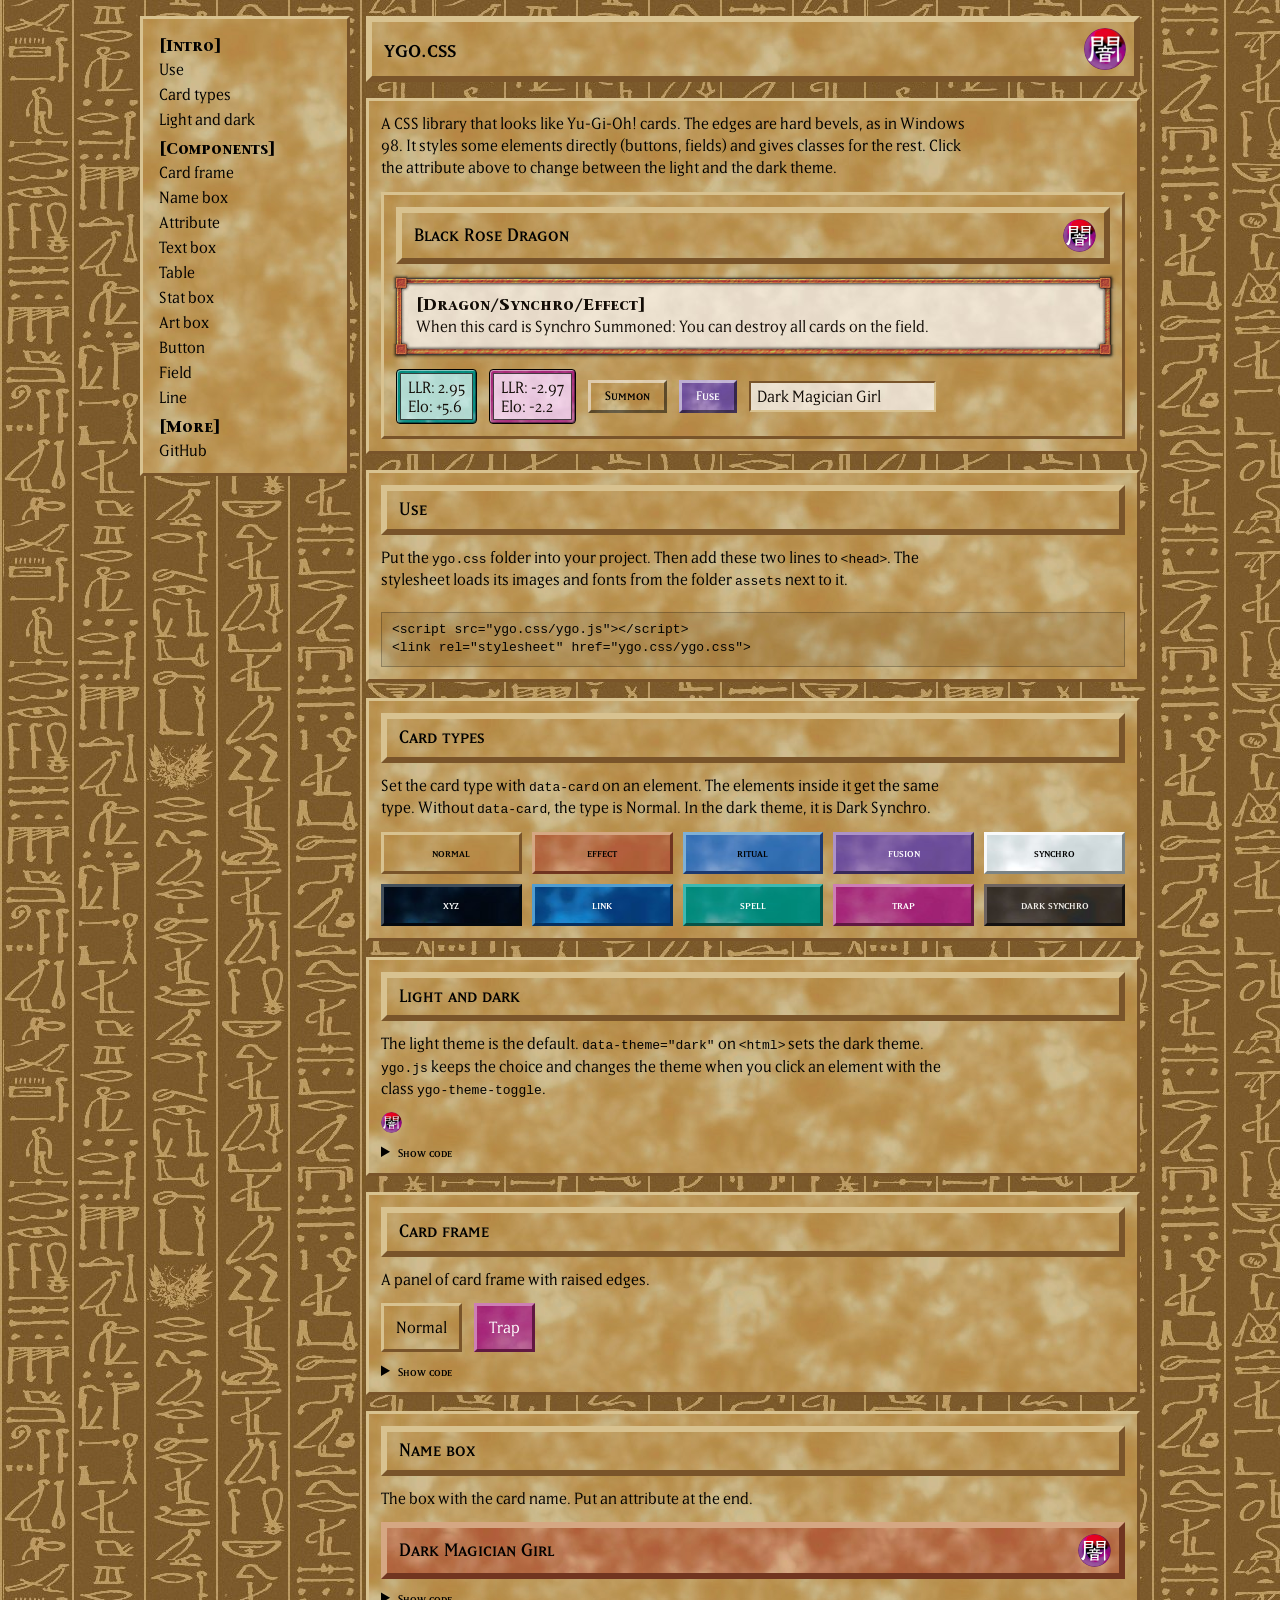
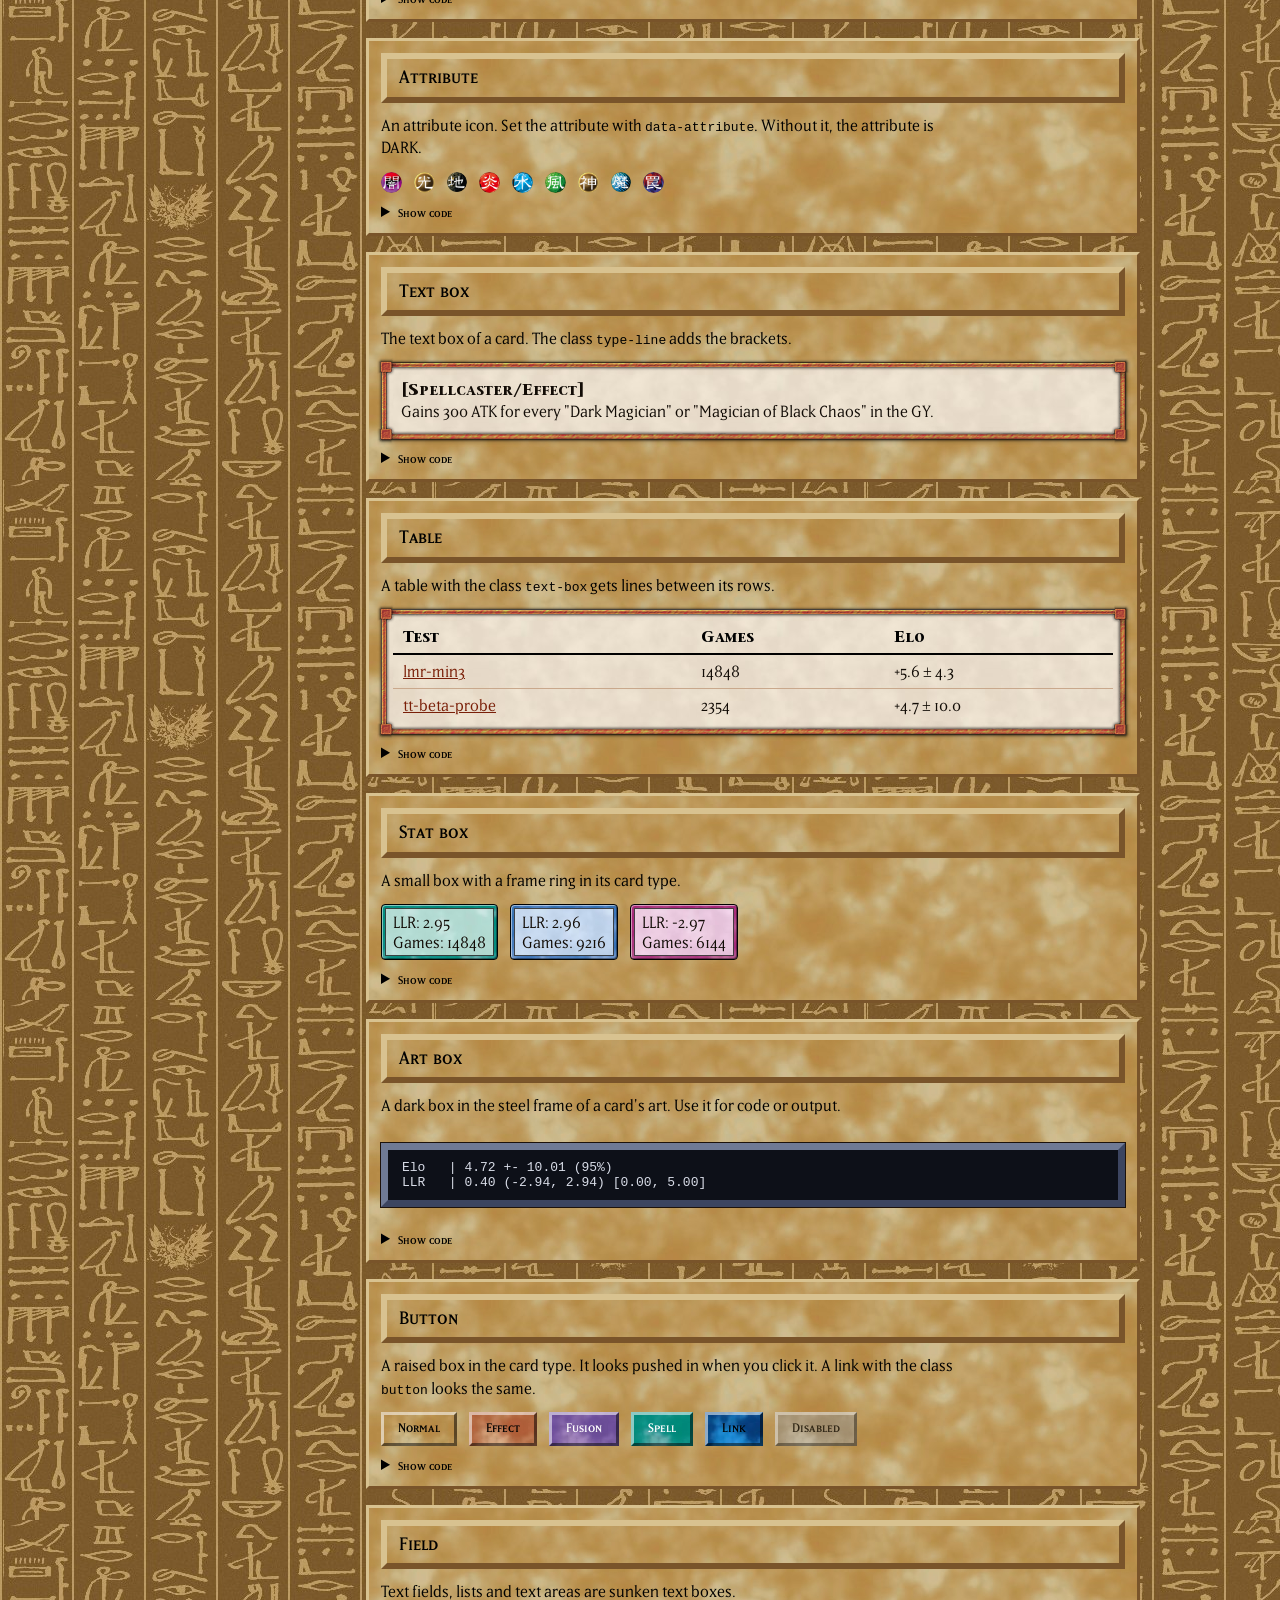
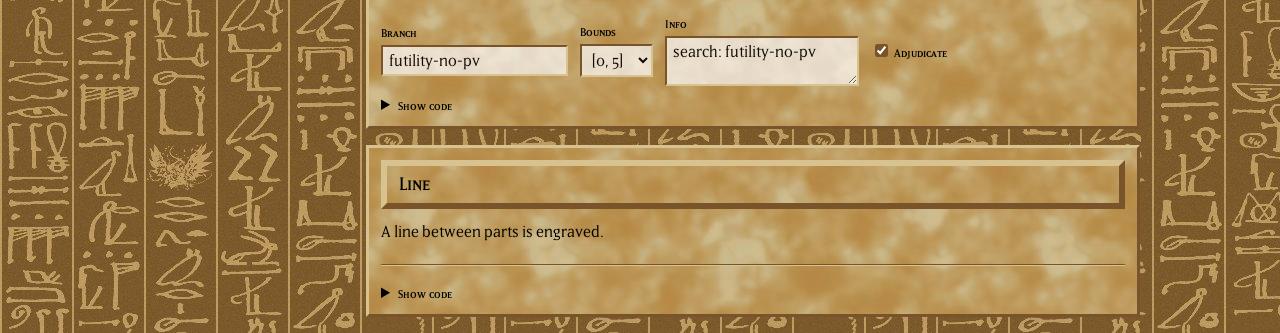
<file: index.html>
<!DOCTYPE html>
<html lang="en">
<head>
    <meta charset="utf-8">
    <meta name="viewport" content="width=device-width, initial-scale=1">
    <meta name="darkreader-lock">
    <title>ygo.css</title>
    <script src="ygo.js"></script>
    <link rel="stylesheet" href="ygo.css">
    <style>
        /* The layout of this page (not part of ygo.css) */
        body { margin: 0; }
        .layout { display: grid; grid-template-columns: 210px minmax(0, 1fr); gap: 16px;
                  max-width: 1000px; margin: 0 auto; padding: 16px; align-items: start; }
        nav.card-frame { position: sticky; top: 16px; padding: 10px 6px; }
        nav ul { list-style: none; margin: 0; padding: 0; }
        nav li a { display: block; padding: 3px 10px; text-decoration: none; }
        nav li a:hover { text-decoration: underline; }
        nav .heading { font-family: var(--ygo-font-type); padding: 8px 10px 2px; }
        main { display: grid; gap: 16px; min-width: 0; }
        section { display: grid; gap: 12px; }
        h1, h2 { margin: 0; }
        h1.name-box { font-size: 2rem; }
        p { margin: 0; line-height: 1.4; max-width: 65ch; }
        .example { display: flex; flex-wrap: wrap; gap: 12px; align-items: center; }
        .example.column { display: grid; }
        details summary { cursor: pointer; font-family: var(--ygo-font-name); }
        pre.code { margin: 8px 0 0; padding: 8px 10px; overflow-x: auto; font: 13px/1.45 ui-monospace, monospace;
                   background: rgba(0, 0, 0, 0.08); border: 1px solid rgba(0, 0, 0, 0.25); }
        :root[data-theme="dark"] pre.code { background: rgba(255, 255, 255, 0.06); border-color: rgba(255, 255, 255, 0.2); }
        .types { display: grid; grid-template-columns: repeat(auto-fill, minmax(130px, 1fr)); gap: 10px; }
        .types .card-frame { padding: 10px; font-family: var(--ygo-font-name); text-align: center; }
        .example label { display: grid; gap: 4px; font-family: var(--ygo-font-name); }
        @media (max-width: 700px) {
            .layout { grid-template-columns: minmax(0, 1fr); padding: 8px; }
            nav.card-frame { position: static; }
        }
    </style>
</head>
<body>
<div class="layout">

<nav class="card-frame" aria-label="Contents">
    <ul>
        <li class="heading">[Intro]</li>
        <li><a href="#use">Use</a></li>
        <li><a href="#card-types">Card types</a></li>
        <li><a href="#theme">Light and dark</a></li>
        <li class="heading">[Components]</li>
        <li><a href="#card-frame">Card frame</a></li>
        <li><a href="#name-box">Name box</a></li>
        <li><a href="#attribute">Attribute</a></li>
        <li><a href="#text-box">Text box</a></li>
        <li><a href="#table">Table</a></li>
        <li><a href="#stat-box">Stat box</a></li>
        <li><a href="#art-box">Art box</a></li>
        <li><a href="#button">Button</a></li>
        <li><a href="#field">Field</a></li>
        <li><a href="#line">Line</a></li>
        <li class="heading">[More]</li>
        <li><a href="https://github.com/tsoj/ygo.css">GitHub</a></li>
    </ul>
</nav>

<main>

<h1 class="name-box">ygo.css <button class="attribute ygo-theme-toggle" type="button" aria-label="Light or dark theme" title="Light or dark theme"></button></h1>

<section class="card-frame">
    <p>A CSS library that looks like Yu-Gi-Oh! cards. The edges are hard bevels, as in Windows 98.
    It styles some elements directly (buttons, fields) and gives classes for the rest. Click the
    attribute above to change between the light and the dark theme.</p>
    <div class="card-frame" style="display: grid; gap: 14px;">
        <div class="name-box">Black Rose Dragon <span class="attribute"></span></div>
        <div class="text-box">
            <p class="type-line">Dragon/Synchro/Effect</p>
            <p>When this card is Synchro Summoned: You can destroy all cards on the field.</p>
        </div>
        <div class="example">
            <span class="stat-box" data-card="spell">LLR: 2.95<br>Elo: +5.6</span>
            <span class="stat-box" data-card="trap">LLR: -2.97<br>Elo: -2.2</span>
            <button type="button">Summon</button>
            <button type="button" data-card="fusion">Fuse</button>
            <input value="Dark Magician Girl" aria-label="Card name">
        </div>
    </div>
</section>

<section class="card-frame" id="use">
    <h2 class="name-box">Use</h2>
    <p>Put the <code>ygo.css</code> folder into your project. Then add these two lines to
    <code>&lt;head&gt;</code>. The stylesheet loads its images and fonts from the folder
    <code>assets</code> next to it.</p>
    <pre class="code">&lt;script src="ygo.css/ygo.js"&gt;&lt;/script&gt;
&lt;link rel="stylesheet" href="ygo.css/ygo.css"&gt;</pre>
</section>

<section class="card-frame" id="card-types">
    <h2 class="name-box">Card types</h2>
    <p>Set the card type with <code>data-card</code> on an element. The elements inside it get
    the same type. Without <code>data-card</code>, the type is Normal. In the dark theme, it is
    Dark Synchro.</p>
    <div class="types" id="types"></div>
</section>

<section class="card-frame" id="theme">
    <h2 class="name-box">Light and dark</h2>
    <p>The light theme is the default. <code>data-theme="dark"</code> on <code>&lt;html&gt;</code>
    sets the dark theme. <code>ygo.js</code> keeps the choice and changes the theme when you click
    an element with the class <code>ygo-theme-toggle</code>.</p>
    <div class="example">
        <button class="attribute ygo-theme-toggle" type="button" aria-label="Light or dark theme"></button>
    </div>
    <details><summary>Show code</summary></details>
</section>

<section class="card-frame" id="card-frame">
    <h2 class="name-box">Card frame</h2>
    <p>A panel of card frame with raised edges.</p>
    <div class="example">
        <div class="card-frame">Normal</div>
        <div class="card-frame" data-card="trap">Trap</div>
    </div>
    <details><summary>Show code</summary></details>
</section>

<section class="card-frame" id="name-box">
    <h2 class="name-box">Name box</h2>
    <p>The box with the card name. Put an attribute at the end.</p>
    <div class="example column">
        <div class="name-box" data-card="effect">Dark Magician Girl <span class="attribute"></span></div>
    </div>
    <details><summary>Show code</summary></details>
</section>

<section class="card-frame" id="attribute">
    <h2 class="name-box">Attribute</h2>
    <p>An attribute icon. Set the attribute with <code>data-attribute</code>. Without it, the
    attribute is DARK.</p>
    <div class="example">
        <span class="attribute" data-attribute="dark"></span>
        <span class="attribute" data-attribute="light"></span>
        <span class="attribute" data-attribute="earth"></span>
        <span class="attribute" data-attribute="fire"></span>
        <span class="attribute" data-attribute="water"></span>
        <span class="attribute" data-attribute="wind"></span>
        <span class="attribute" data-attribute="divine"></span>
        <span class="attribute" data-attribute="spell"></span>
        <span class="attribute" data-attribute="trap"></span>
    </div>
    <details><summary>Show code</summary></details>
</section>

<section class="card-frame" id="text-box">
    <h2 class="name-box">Text box</h2>
    <p>The text box of a card. The class <code>type-line</code> adds the brackets.</p>
    <div class="example column">
        <div class="text-box">
            <p class="type-line">Spellcaster/Effect</p>
            <p>Gains 300 ATK for every "Dark Magician" or "Magician of Black Chaos" in the GY.</p>
        </div>
    </div>
    <details><summary>Show code</summary></details>
</section>

<section class="card-frame" id="table">
    <h2 class="name-box">Table</h2>
    <p>A table with the class <code>text-box</code> gets lines between its rows.</p>
    <div class="example column">
        <table class="text-box">
            <tr><th>Test</th><th>Games</th><th>Elo</th></tr>
            <tr><td><a href="#table">lmr-min3</a></td><td>14848</td><td>+5.6 ± 4.3</td></tr>
            <tr><td><a href="#table">tt-beta-probe</a></td><td>2354</td><td>+4.7 ± 10.0</td></tr>
        </table>
    </div>
    <details><summary>Show code</summary></details>
</section>

<section class="card-frame" id="stat-box">
    <h2 class="name-box">Stat box</h2>
    <p>A small box with a frame ring in its card type.</p>
    <div class="example">
        <span class="stat-box" data-card="spell">LLR: 2.95<br>Games: 14848</span>
        <span class="stat-box" data-card="ritual">LLR: 2.96<br>Games: 9216</span>
        <span class="stat-box" data-card="trap">LLR: -2.97<br>Games: 6144</span>
    </div>
    <details><summary>Show code</summary></details>
</section>

<section class="card-frame" id="art-box">
    <h2 class="name-box">Art box</h2>
    <p>A dark box in the steel frame of a card's art. Use it for code or output.</p>
    <div class="example column">
        <pre class="art-box">Elo   | 4.72 +- 10.01 (95%)
LLR   | 0.40 (-2.94, 2.94) [0.00, 5.00]</pre>
    </div>
    <details><summary>Show code</summary></details>
</section>

<section class="card-frame" id="button">
    <h2 class="name-box">Button</h2>
    <p>A raised box in the card type. It looks pushed in when you click it. A link with the class
    <code>button</code> looks the same.</p>
    <div class="example">
        <button type="button">Normal</button>
        <button type="button" data-card="effect">Effect</button>
        <button type="button" data-card="fusion">Fusion</button>
        <button type="button" data-card="spell">Spell</button>
        <a class="button" href="#button" data-card="link">Link</a>
        <button type="button" disabled>Disabled</button>
    </div>
    <details><summary>Show code</summary></details>
</section>

<section class="card-frame" id="field">
    <h2 class="name-box">Field</h2>
    <p>Text fields, lists and text areas are sunken text boxes.</p>
    <div class="example">
        <label>Branch <input value="futility-no-pv"></label>
        <label>Bounds <select><option>[0, 5]</option><option>[-5, 0]</option></select></label>
        <label>Info <textarea rows="2">search: futility-no-pv</textarea></label>
        <label><span><input type="checkbox" checked> Adjudicate</span></label>
    </div>
    <details><summary>Show code</summary></details>
</section>

<section class="card-frame" id="line">
    <h2 class="name-box">Line</h2>
    <p>A line between parts is engraved.</p>
    <div class="example column">
        <hr>
    </div>
    <details><summary>Show code</summary></details>
</section>

</main>
</div>

<script>
    // The card types
    const types = ['normal', 'effect', 'ritual', 'fusion', 'synchro', 'xyz', 'link', 'spell', 'trap', 'dark-synchro'];
    document.getElementById('types').innerHTML = types.map(type =>
        `<div class="card-frame" data-card="${type}">${type.replace('-', ' ')}</div>`).join('');

    // The code of each example: its HTML, without the common indentation
    document.querySelectorAll('section').forEach(section => {
        const example = section.querySelector('.example');
        const details = section.querySelector('details');
        if (!example || !details) return;
        const lines = example.innerHTML.split('\n').filter(line => line.trim());
        const tags = lines.filter(line => line.trim().startsWith('<'));   // (the lines of a <pre> keep their own indentation)
        const indent = Math.min(...tags.map(line => line.match(/^ */)[0].length));
        const pre = document.createElement('pre');
        pre.className = 'code';
        pre.textContent = lines.map(line => line.slice(indent)).join('\n');
        details.appendChild(pre);
    });
</script>
</body>
</html>
</file>
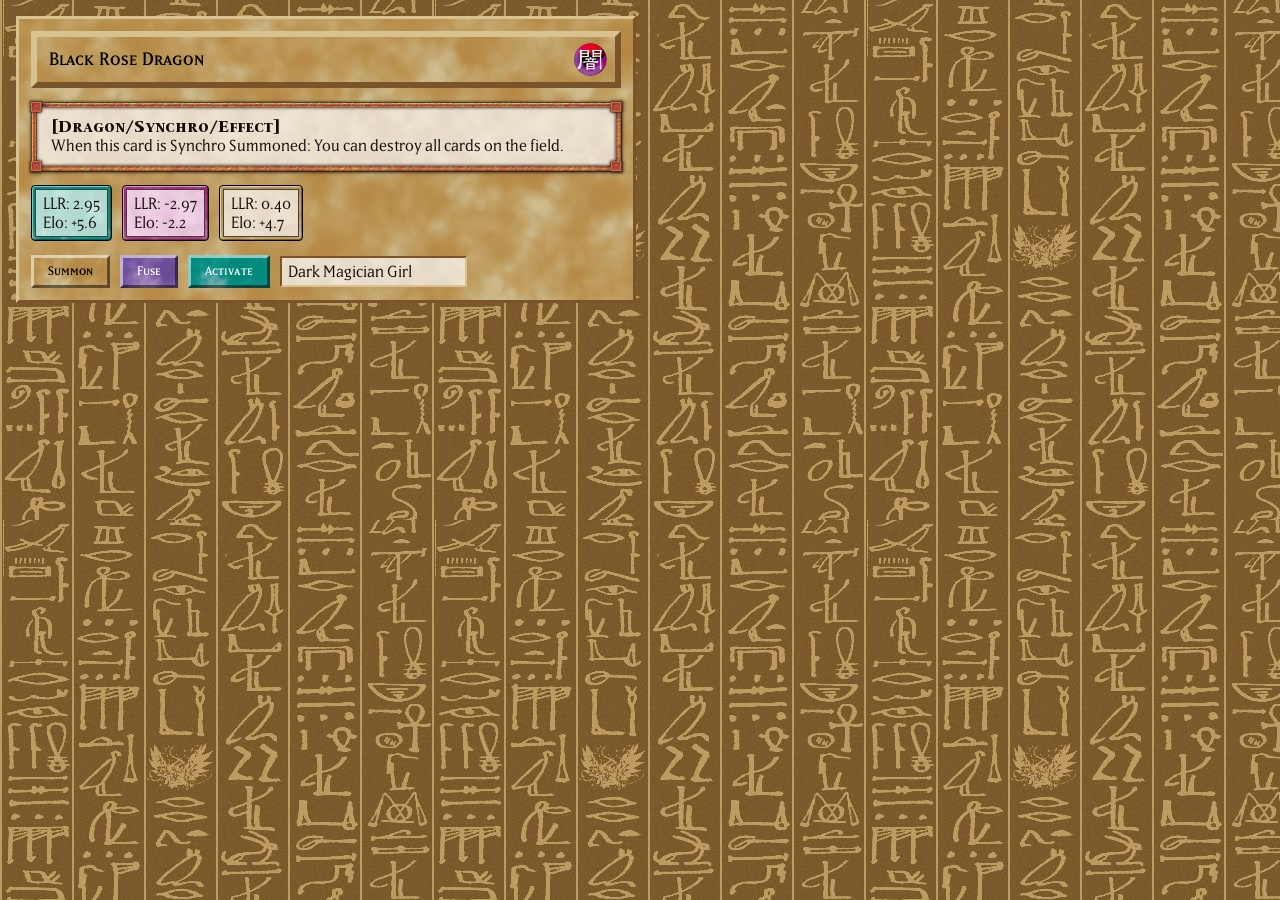
<file: docs/example.html>
<!DOCTYPE html>
<html lang="en">
<head>
    <meta charset="utf-8">
    <title>ygo.css example</title>
    <!-- The example of the README (docs/example-light.jpg, docs/example-dark.jpg).
         example.html?dark shows the dark theme. -->
    <script>if (location.search === '?dark') document.documentElement.setAttribute('data-theme', 'dark');</script>
    <link rel="stylesheet" href="../ygo.css">
    <style>
        body { margin: 0; padding: 16px; width: 620px; }
        .card-frame { display: grid; gap: 14px; }
        .row { display: flex; gap: 10px; flex-wrap: wrap; align-items: center; }
        p { margin: 0; }
    </style>
</head>
<body>
<div class="card-frame">
    <div class="name-box">Black Rose Dragon <span class="attribute"></span></div>
    <div class="text-box">
        <p class="type-line">Dragon/Synchro/Effect</p>
        <p>When this card is Synchro Summoned: You can destroy all cards on the field.</p>
    </div>
    <div class="row">
        <span class="stat-box" data-card="spell">LLR: 2.95<br>Elo: +5.6</span>
        <span class="stat-box" data-card="trap">LLR: -2.97<br>Elo: -2.2</span>
        <span class="stat-box">LLR: 0.40<br>Elo: +4.7</span>
    </div>
    <div class="row">
        <button type="button">Summon</button>
        <button type="button" data-card="fusion">Fuse</button>
        <button type="button" data-card="spell">Activate</button>
        <input value="Dark Magician Girl">
    </div>
</div>
</body>
</html>
</file>
<file: ygo.css>
/*! ygo.css: a stylesheet in the materials of Yu-Gi-Oh! cards (frames, name boxes, text boxes),
    with hard bevels as in Windows 98. https://github.com/tsoj/ygo.css

    Card types: data-card="normal | effect | ritual | fusion | synchro | xyz | link | spell |
    trap | dark-synchro" on any element; its descendants inherit it. Without one: Normal, in
    the dark theme Dark Synchro. Dark theme: data-theme="dark" on <html> (ygo.js switches it).

    Components: .card-frame, .name-box, .attribute (data-attribute), .text-box (.type-line), .stat-box, .art-box;
    styled elements: body, a, hr, button, input, select, textarea, tables in .text-box. */

@font-face { font-family: "YGO Name"; src: url("assets/fonts/ygo-name.woff2") format("woff2");
             ascent-override: 74%; descent-override: 26%; line-gap-override: 0%; }
@font-face { font-family: "YGO Text"; src: url("assets/fonts/ygo-text.woff2") format("woff2");
             ascent-override: 92%; descent-override: 28%; line-gap-override: 0%; }
@font-face { font-family: "YGO Type"; src: url("assets/fonts/ygo-type.woff2") format("woff2");
             ascent-override: 88%; descent-override: 22%; line-gap-override: 0%; }
/* (the overrides center the letters in the line: the card fonts put them low) */

/* The image variables are registered as URLs: a URL in an unregistered variable is resolved
   where the variable is used, so from another stylesheet (another folder) it would point
   elsewhere. Registered, it is resolved where it is set, as a path from this file. */
@property --card-frame       { syntax: "<url> | none"; inherits: true; initial-value: none; }
@property --card-frame-small { syntax: "<url> | none"; inherits: true; initial-value: none; }
@property --card-text        { syntax: "<url> | none"; inherits: true; initial-value: none; }
@property --ygo-wall         { syntax: "<url> | none"; inherits: true; initial-value: none; }
@property --ygo-text-box-frame { syntax: "<url> | none"; inherits: true; initial-value: none; }

:root {
    --ygo-font-name: "YGO Name", Georgia, serif;   /* card names: small capitals */
    --ygo-font-text: "YGO Text", Georgia, serif;   /* card text */
    --ygo-font-type: "YGO Type", Georgia, serif;   /* the type line: [Spellcaster/Effect] */

    --ygo-ink:      #120c06;    /* text on a text box */
    --ygo-ink-soft: #4a2c18;
    --ygo-rule:     #c9a88c;    /* lines between table rows */
    --ygo-link:     #7a1f08;

    --ygo-wall:       url("assets/wall-light.jpg");   /* hieroglyphs, a 432 x 520 tile */
    --ygo-wall-color: #7c5a2c;

    --ygo-steel-hi: #6f7a95;    /* the art box: the frame around a card's art */
    --ygo-steel-lo: #3c4560;
    --ygo-steel-in: #0d1018;

    --ygo-text-box-frame: url("assets/text-box-frame.png");

    /* Bevels over a texture (white and black, for any card type) */
    --ygo-raised-overlay: rgba(255, 255, 255, 0.55) rgba(0, 0, 0, 0.5) rgba(0, 0, 0, 0.5) rgba(255, 255, 255, 0.55);
    --ygo-sunken-overlay: rgba(0, 0, 0, 0.5) rgba(255, 255, 255, 0.55) rgba(255, 255, 255, 0.55) rgba(0, 0, 0, 0.5);
}

:root[data-theme="dark"] {
    color-scheme: dark;
    --ygo-wall:       url("assets/wall-dark.jpg");
    --ygo-wall-color: #1d1a17;
    --ygo-rule:       #a9a6a2;
}

/* ---------- Card types ----------
   --card-frame: the frame texture (512px tile), --card-frame-small: the same at 256px (for
   small boxes), --card-text: the text box texture (256px), --card-hi / --card-lo: the bevel
   colors (measured on the name box of the card templates), --card-ink: the name color.
   Textures are drawn at their own size: a tile scaled by the browser can show its edges as
   thin lines at fractional device pixel ratios. */

:root, [data-card="normal"] {
    --card-frame: url("assets/textures/frame-normal.jpg");
    --card-frame-small: url("assets/textures/frame-normal-256.jpg");
    --card-text: url("assets/textures/text-normal-256.jpg");
    --card-hi: #d8c290; --card-lo: #79542a; --card-ink: #000;
}
:root[data-theme="dark"], [data-card="dark-synchro"] {
    --card-frame: url("assets/textures/frame-dark-synchro.jpg");
    --card-frame-small: url("assets/textures/frame-dark-synchro-256.jpg");
    --card-text: url("assets/textures/text-dark-synchro-256.jpg");
    --card-hi: #6e6460; --card-lo: #151211; --card-ink: #f1ede8;
}
[data-card="effect"] {
    --card-frame: url("assets/textures/frame-effect.jpg");
    --card-frame-small: url("assets/textures/frame-effect-256.jpg");
    --card-text: url("assets/textures/text-effect-256.jpg");
    --card-hi: #d5a783; --card-lo: #713520; --card-ink: #000;
}
[data-card="ritual"] {
    --card-frame: url("assets/textures/frame-ritual.jpg");
    --card-frame-small: url("assets/textures/frame-ritual-256.jpg");
    --card-text: url("assets/textures/text-ritual-256.jpg");
    --card-hi: #7eb0d6; --card-lo: #1c3a71; --card-ink: #000;
}
[data-card="fusion"] {
    --card-frame: url("assets/textures/frame-fusion.jpg");
    --card-frame-small: url("assets/textures/frame-fusion-256.jpg");
    --card-text: url("assets/textures/text-fusion-256.jpg");
    --card-hi: #ac92c8; --card-lo: #392a5a; --card-ink: #fff;
}
[data-card="synchro"] {
    --card-frame: url("assets/textures/frame-synchro.jpg");
    --card-frame-small: url("assets/textures/frame-synchro-256.jpg");
    --card-text: url("assets/textures/text-synchro-256.jpg");
    --card-hi: #f9fafa; --card-lo: #7b8486; --card-ink: #000;
}
[data-card="xyz"] {
    --card-frame: url("assets/textures/frame-xyz.jpg");
    --card-frame-small: url("assets/textures/frame-xyz-256.jpg");
    --card-text: url("assets/textures/text-xyz-256.jpg");
    --card-hi: #434f5a; --card-lo: #03090f; --card-ink: #fff;
}
[data-card="link"] {
    --card-frame: url("assets/textures/frame-link.jpg");
    --card-frame-small: url("assets/textures/frame-link-256.jpg");
    --card-text: url("assets/textures/text-link-256.jpg");
    --card-hi: #529dd0; --card-lo: #06305f; --card-ink: #fff;
}
[data-card="spell"] {
    --card-frame: url("assets/textures/frame-spell.jpg");
    --card-frame-small: url("assets/textures/frame-spell-256.jpg");
    --card-text: url("assets/textures/text-spell-256.jpg");
    --card-hi: #3fb8b1; --card-lo: #065448; --card-ink: #fff;
}
[data-card="trap"] {
    --card-frame: url("assets/textures/frame-trap.jpg");
    --card-frame-small: url("assets/textures/frame-trap-256.jpg");
    --card-text: url("assets/textures/text-trap-256.jpg");
    --card-hi: #cd7fb5; --card-lo: #611842; --card-ink: #fff;
}

/* Bevels in the card type's colors: light edges top and left, dark edges bottom and right.
   (Set again on every element with a card type: a variable made from other variables is
   computed where it is set, and inherited as the result.) */
:root, [data-card] {
    --ygo-raised: var(--card-hi) var(--card-lo) var(--card-lo) var(--card-hi);
    --ygo-sunken: var(--card-lo) var(--card-hi) var(--card-hi) var(--card-lo);
}

/* ---------- The page ---------- */

html { -webkit-text-size-adjust: 100%; text-size-adjust: 100%; }

body {
    background: var(--ygo-wall-color) var(--ygo-wall) 0 0 / 432px;
    font-family: var(--ygo-font-text);
    color: var(--card-ink);
}

a { color: var(--ygo-link); }

hr {
    margin: 8px 0;   /* (not auto: in a grid or flex box, an hr with auto margins has no width) */
    border: 0;
    border-top: 1px solid var(--card-lo);
    border-bottom: 1px solid var(--card-hi);
}

/* ---------- .card-frame: a panel of card frame ---------- */

.card-frame {
    background: var(--card-frame) 0 0 / 512px;
    border: 3px solid;
    border-color: var(--ygo-raised);
    color: var(--card-ink);
    padding: 12px;
}
.card-frame a, .name-box a { color: inherit; }

/* ---------- .name-box: a raised box with a card name ---------- */

.name-box {
    display: flex;
    align-items: center;
    justify-content: space-between;
    gap: 8px;
    margin: 0;
    padding: 6px 8px 6px 12px;
    border: 6px solid;
    border-color: var(--ygo-raised);
    background: var(--card-frame) 128px 64px / 512px;
    color: var(--card-ink);
    font-family: var(--ygo-font-name);
    font-weight: 400;
    font-size: 1.6rem;
    line-height: 1;
}

/* ---------- .attribute: an attribute icon ----------
   data-attribute="dark | light | earth | fire | water | wind | divine | spell | trap" (no
   value: dark) */

.attribute {
    font: inherit;   /* (a button does not inherit the font size: the size is in em) */
    flex: none;
    display: inline-block;
    width: 1.3em;
    height: 1.3em;
    padding: 0;
    border: 0;
    border-radius: 50%;
    background: url("assets/attribute-dark.png") center / contain no-repeat;
    vertical-align: middle;
}
.attribute[data-attribute="light"]  { background-image: url("assets/attribute-light.png"); }
.attribute[data-attribute="earth"]  { background-image: url("assets/attribute-earth.png"); }
.attribute[data-attribute="fire"]   { background-image: url("assets/attribute-fire.png"); }
.attribute[data-attribute="water"]  { background-image: url("assets/attribute-water.png"); }
.attribute[data-attribute="wind"]   { background-image: url("assets/attribute-wind.png"); }
.attribute[data-attribute="divine"] { background-image: url("assets/attribute-divine.png"); }
.attribute[data-attribute="spell"]  { background-image: url("assets/attribute-spell.png"); }
.attribute[data-attribute="trap"]   { background-image: url("assets/attribute-trap.png"); }

/* The theme switch (ygo.js): the attribute of the theme it switches to */
.ygo-theme-toggle { cursor: pointer; }
:root[data-theme="dark"] .ygo-theme-toggle { background-image: url("assets/attribute-light.png"); }
.ygo-theme-toggle:focus-visible { outline: 1px dotted currentColor; outline-offset: 2px; }

/* ---------- .text-box: the framed text box of a card ---------- */

.text-box {
    /* The frame lies on the text box: its inner shadow falls on the text box, its outer
       shadow on what is around. The frame image is at 0.75 of the template's size; slices
       of 48px are shown at half size. The frame's outer edge is 9px (top, left) and 11px
       (right, bottom: the longer shadow) into the image; the outset puts it on the edge. */
    border: 12px solid transparent;
    border-image: var(--ygo-text-box-frame) 48 / 24px / 4.5px 5.6px 5.6px 4.5px stretch;
    background: var(--card-text) 0 0 / 256px;
    color: var(--ygo-ink);
    padding: 4px 8px;
}
.text-box a { color: var(--ygo-link); }
.text-box .type-line { font-family: var(--ygo-font-type); }
.text-box .type-line::before { content: "["; }
.text-box .type-line::after { content: "]"; }

table.text-box {
    border-collapse: separate;
    border-spacing: 0;
    padding: 0;
}
.text-box th {
    color: #000;
    font-family: var(--ygo-font-type);
    font-weight: 400;
    text-align: left;
    border-bottom: 2px solid #000;
}
.text-box td { border-bottom: 1px solid var(--ygo-rule); }
.text-box tr:last-child td { border-bottom: 0; }
.text-box th, .text-box td { padding: 7px 10px; }

/* ---------- .stat-box: a small box of a card type (frame ring, its text box) ----------
   The ring is the box itself, with a bevel (light top and left, dark bottom and right); the
   text box lies 4px inside it, behind the text. */

.stat-box {
    position: relative;
    isolation: isolate;
    display: inline-block;
    padding: 8px 11px 7px;
    border: 1px solid #000;
    border-radius: 4px;
    background: var(--card-frame-small) 0 0 / 256px;
    box-shadow: inset 1px 1px 0 rgba(255, 255, 255, 0.5), inset -1px -1px 0 rgba(0, 0, 0, 0.4);
    color: var(--ygo-ink);
    font-family: var(--ygo-font-text);
    line-height: 1.2;
}
.stat-box::before {
    content: "";
    position: absolute;
    inset: 3px;
    z-index: -1;
    border: 1px solid rgba(0, 0, 0, 0.7);
    background: var(--card-text) 0 0 / 256px;
}

/* ---------- .art-box: the steel frame around a card's art, dark inside ---------- */

.art-box {
    background: var(--ygo-steel-in);
    color: #d9dde8;
    border: 7px solid;
    border-color: var(--ygo-steel-hi) var(--ygo-steel-lo) var(--ygo-steel-lo) var(--ygo-steel-hi);
    outline: 1px solid #1d120b;
    padding: 10px 14px;
    overflow-x: auto;
}

/* ---------- Buttons: raised boxes in the card type's frame ---------- */

button:not(.attribute), .button,
input[type="button"], input[type="submit"], input[type="reset"] {
    padding: 5px 14px;
    border: 3px solid;
    border-color: var(--ygo-raised-overlay);
    border-radius: 0;
    background: var(--card-frame-small) 0 0 / 256px;
    color: var(--card-ink);
    font-family: var(--ygo-font-name);
    font-size: 1.1rem;
    line-height: 1;
    text-decoration: none;
    cursor: pointer;
}
button:not(.attribute, :disabled):active, .button:active,
input:is([type="button"], [type="submit"], [type="reset"]):not(:disabled):active {
    border-color: var(--ygo-sunken-overlay);
    padding: 6px 13px 4px 15px;
}
button:not(.attribute):disabled, input:is([type="button"], [type="submit"], [type="reset"]):disabled {
    cursor: not-allowed;
    filter: saturate(0.3) opacity(0.75);
}
button:not(.attribute):focus-visible, .button:focus-visible,
input:is([type="button"], [type="submit"], [type="reset"]):focus-visible {
    outline: 1px dotted currentColor;
    outline-offset: -6px;
}

/* ---------- Fields: sunken text box ---------- */

input:not([type="button"], [type="submit"], [type="reset"], [type="checkbox"], [type="radio"], [type="range"], [type="file"], [type="color"]),
select, textarea {
    padding: 4px 6px;
    border: 2px solid;
    border-color: var(--ygo-sunken);
    border-radius: 0;
    background: var(--card-text) 0 0 / 256px;
    color: var(--ygo-ink);
    font-family: var(--ygo-font-text);
    font-size: 1rem;
}
input:focus-visible, select:focus-visible, textarea:focus-visible {
    outline: 1px dotted #000;
    outline-offset: -4px;
}
input[type="checkbox"], input[type="radio"], input[type="range"] { accent-color: var(--card-lo); }
</file>
